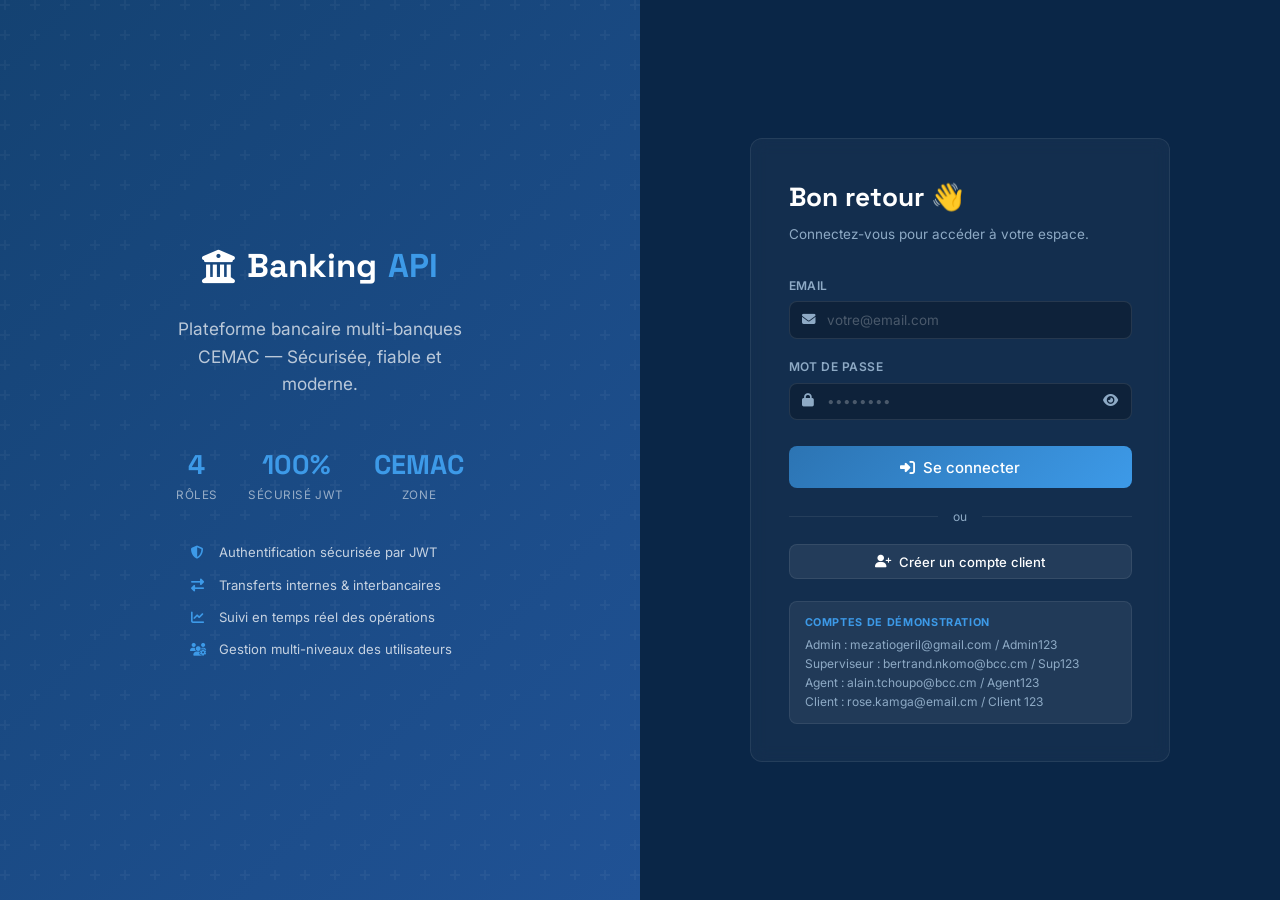
<file: target/classes/static/index.html>
<!DOCTYPE html>
<html lang="fr">
<head>
  <meta charset="UTF-8" />
  <meta name="viewport" content="width=device-width, initial-scale=1.0" />
  <title>Banking API — Connexion</title>
  <link rel="stylesheet" href="https://cdnjs.cloudflare.com/ajax/libs/font-awesome/6.5.0/css/all.min.css" />
  <link rel="stylesheet" href="css/main.css" />
  <style>
    .auth-features { margin-top: 2.5rem; display: flex; flex-direction: column; gap: 0.75rem; position: relative; z-index: 1; }
    .auth-feature  { display: flex; align-items: center; gap: 0.75rem; font-size: 0.875rem; color: rgba(255,255,255,0.75); }
    .auth-feature i { color: var(--cyan); width: 20px; text-align: center; }
    .role-hint { background: rgba(255,255,255,0.06); border: 1px solid var(--border); border-radius: var(--radius-sm); padding: 0.75rem 1rem; margin-top: 1.5rem; font-size: 0.8rem; color: var(--muted); }
    .role-hint strong { color: var(--cyan); display: block; margin-bottom: 0.25rem; font-size: 0.72rem; text-transform: uppercase; letter-spacing: 0.06em; }
  </style>
</head>
<body>
<div id="page-loader" class="page-loader">
  <div class="loader-logo">Banking<span>API</span></div>
  <div class="spinner"></div>
</div>

<div class="auth-wrapper">
  <!-- Brand panel -->
  <div class="auth-brand">
    <div class="auth-brand-logo">
      <i class="fas fa-university"></i>
      Banking<span>API</span>
    </div>
    <p class="auth-brand-tagline">
      Plateforme bancaire multi-banques CEMAC — Sécurisée, fiable et moderne.
    </p>
    <div class="auth-brand-stats">
      <div class="stat"><div class="stat-val">4</div><div class="stat-lbl">Rôles</div></div>
      <div class="stat"><div class="stat-val">100%</div><div class="stat-lbl">Sécurisé JWT</div></div>
      <div class="stat"><div class="stat-val">CEMAC</div><div class="stat-lbl">Zone</div></div>
    </div>
    <div class="auth-features">
      <div class="auth-feature"><i class="fas fa-shield-alt"></i> Authentification sécurisée par JWT</div>
      <div class="auth-feature"><i class="fas fa-exchange-alt"></i> Transferts internes & interbancaires</div>
      <div class="auth-feature"><i class="fas fa-chart-line"></i> Suivi en temps réel des opérations</div>
      <div class="auth-feature"><i class="fas fa-users-cog"></i> Gestion multi-niveaux des utilisateurs</div>
    </div>
  </div>

  <!-- Auth panel -->
  <div class="auth-panel">
    <div class="auth-card">
      <h1>Bon retour 👋</h1>
      <p class="subtitle">Connectez-vous pour accéder à votre espace.</p>

      <div id="login-alert" class="alert alert-danger" style="display:none">
        <i class="fas fa-exclamation-circle"></i>
        <span id="login-alert-msg"></span>
      </div>

      <form id="login-form" novalidate>
        <div class="form-group">
          <label class="form-label">Email</label>
          <div class="input-group">
            <i class="fas fa-envelope input-icon"></i>
            <input type="email" id="login-email" class="form-control"
                   placeholder="votre@email.com" autocomplete="email" required />
          </div>
          <div class="form-error" id="err-email">Email invalide.</div>
        </div>

        <div class="form-group">
          <label class="form-label">Mot de passe</label>
          <div class="input-group">
            <i class="fas fa-lock input-icon"></i>
            <input type="password" id="login-password" class="form-control"
                   placeholder="••••••••" autocomplete="current-password" required />
            <i class="fas fa-eye input-action" id="toggle-pwd"></i>
          </div>
          <div class="form-error" id="err-pwd">Mot de passe requis.</div>
        </div>

        <button type="submit" class="btn btn-primary btn-full btn-lg" id="login-btn" style="margin-top:0.5rem">
          <i class="fas fa-sign-in-alt"></i>
          Se connecter
        </button>
      </form>

      <div class="divider-text">ou</div>

      <button class="btn btn-secondary btn-full" onclick="window.location.href='pages/register.html'">
        <i class="fas fa-user-plus"></i>
        Créer un compte client
      </button>

      <div class="role-hint">
        <strong>Comptes de démonstration</strong>
        Admin : mezatiogeril@gmail.com / Admin123<br>
        Superviseur : bertrand.nkomo@bcc.cm / Sup123<br>
        Agent : alain.tchoupo@bcc.cm / Agent123<br>
        Client : rose.kamga@email.cm / Client 123
      </div>
    </div>
  </div>
</div>

<div id="toast-container" class="toast-container"></div>

<script src="js/api.js"></script>
<script>
  // Redirect if already logged in
  if (Auth.isAuthenticated()) Auth.redirectToDashboard();

  // Toggle password visibility
  document.getElementById('toggle-pwd').addEventListener('click', function() {
    const inp = document.getElementById('login-password');
    const isText = inp.type === 'text';
    inp.type = isText ? 'password' : 'text';
    this.className = `fas ${isText ? 'fa-eye' : 'fa-eye-slash'} input-action`;
  });

  // Form submit
  document.getElementById('login-form').addEventListener('submit', async e => {
    e.preventDefault();
    const email = document.getElementById('login-email').value.trim();
    const password = document.getElementById('login-password').value;
    const alert = document.getElementById('login-alert');
    const alertMsg = document.getElementById('login-alert-msg');
    const btn = document.getElementById('login-btn');

    // Validation
    let valid = true;
    document.querySelectorAll('.form-error').forEach(el => el.classList.remove('show'));
    document.querySelectorAll('.form-control').forEach(el => el.classList.remove('is-invalid'));

    if (!email || !/\S+@\S+\.\S+/.test(email)) {
      document.getElementById('err-email').classList.add('show');
      document.getElementById('login-email').classList.add('is-invalid');
      valid = false;
    }
    if (!password) {
      document.getElementById('err-pwd').classList.add('show');
      document.getElementById('login-password').classList.add('is-invalid');
      valid = false;
    }
    if (!valid) return;

    // Submit
    btn.disabled = true;
    btn.innerHTML = '<span class="spinner spinner-sm"></span> Connexion…';
    alert.style.display = 'none';

    try {
      const data = await API.login(email, password);
      Auth.setSession(data.accessToken, {
        userId: data.userId,
        nomComplet: data.nomComplet,
        email: data.email,
        role: data.role,
      });
      Toast.success(`Bienvenue, ${data.nomComplet} !`);
      setTimeout(() => Auth.redirectToDashboard(), 600);
    } catch (err) {
      alert.style.display = 'flex';
      alertMsg.textContent = getErrorMessage(err);
      btn.disabled = false;
      btn.innerHTML = '<i class="fas fa-sign-in-alt"></i> Se connecter';
    }
  });

  // Enter key
  document.getElementById('login-email').addEventListener('keydown', e => {
    if (e.key === 'Enter') document.getElementById('login-password').focus();
  });
</script>
</body>
</html>
</file>
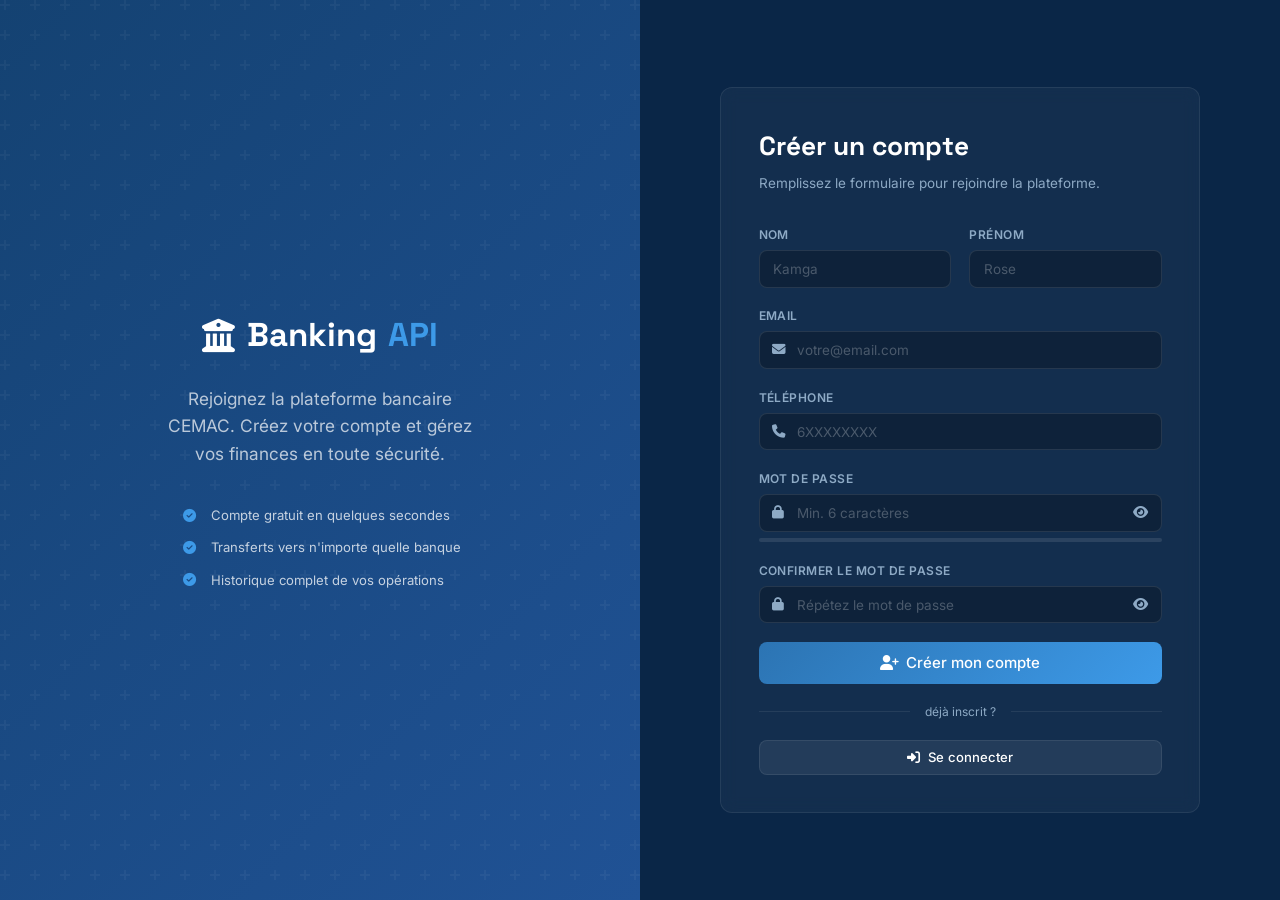
<file: target/classes/static/pages/register.html>
<!DOCTYPE html>
<html lang="fr">
<head>
  <meta charset="UTF-8" />
  <meta name="viewport" content="width=device-width, initial-scale=1.0" />
  <title>Banking API — Inscription</title>
  <link rel="stylesheet" href="https://cdnjs.cloudflare.com/ajax/libs/font-awesome/6.5.0/css/all.min.css" />
  <link rel="stylesheet" href="../css/main.css" />
  <style>
    .auth-card { max-width: 480px; }
    .password-strength { height: 4px; border-radius: 99px; background: rgba(255,255,255,0.1); margin-top: 6px; overflow: hidden; }
    .password-strength-bar { height: 100%; border-radius: 99px; transition: width 0.3s, background 0.3s; width: 0; }
    .strength-weak   { background: var(--danger);  width: 33%; }
    .strength-medium { background: var(--warning); width: 66%; }
    .strength-strong { background: var(--success); width: 100%; }
  </style>
</head>
<body>
<div id="page-loader" class="page-loader">
  <div class="loader-logo">Banking<span>API</span></div>
  <div class="spinner"></div>
</div>

<div class="auth-wrapper">
  <div class="auth-brand">
    <div class="auth-brand-logo"><i class="fas fa-university"></i>Banking<span>API</span></div>
    <p class="auth-brand-tagline">Rejoignez la plateforme bancaire CEMAC. Créez votre compte et gérez vos finances en toute sécurité.</p>
    <div class="auth-features" style="margin-top:2.5rem;display:flex;flex-direction:column;gap:.75rem;position:relative;z-index:1">
      <div style="display:flex;align-items:center;gap:.75rem;font-size:.875rem;color:rgba(255,255,255,.75)">
        <i class="fas fa-check-circle" style="color:var(--cyan);width:20px;text-align:center"></i> Compte gratuit en quelques secondes
      </div>
      <div style="display:flex;align-items:center;gap:.75rem;font-size:.875rem;color:rgba(255,255,255,.75)">
        <i class="fas fa-check-circle" style="color:var(--cyan);width:20px;text-align:center"></i> Transferts vers n'importe quelle banque
      </div>
      <div style="display:flex;align-items:center;gap:.75rem;font-size:.875rem;color:rgba(255,255,255,.75)">
        <i class="fas fa-check-circle" style="color:var(--cyan);width:20px;text-align:center"></i> Historique complet de vos opérations
      </div>
    </div>
  </div>

  <div class="auth-panel">
    <div class="auth-card">
      <h1>Créer un compte</h1>
      <p class="subtitle">Remplissez le formulaire pour rejoindre la plateforme.</p>

      <div id="reg-alert" class="alert alert-danger" style="display:none">
        <i class="fas fa-exclamation-circle"></i>
        <span id="reg-alert-msg"></span>
      </div>

      <form id="register-form" novalidate>
        <div class="grid-2">
          <div class="form-group">
            <label class="form-label">Nom</label>
            <input type="text" id="reg-nom" class="form-control" placeholder="Kamga" required />
            <div class="form-error" id="err-nom">Nom requis.</div>
          </div>
          <div class="form-group">
            <label class="form-label">Prénom</label>
            <input type="text" id="reg-prenom" class="form-control" placeholder="Rose" required />
            <div class="form-error" id="err-prenom">Prénom requis.</div>
          </div>
        </div>

        <div class="form-group">
          <label class="form-label">Email</label>
          <div class="input-group">
            <i class="fas fa-envelope input-icon"></i>
            <input type="email" id="reg-email" class="form-control" placeholder="votre@email.com" required />
          </div>
          <div class="form-error" id="err-reg-email">Email invalide.</div>
        </div>

        <div class="form-group">
          <label class="form-label">Téléphone</label>
          <div class="input-group">
            <i class="fas fa-phone input-icon"></i>
            <input type="tel" id="reg-tel" class="form-control" placeholder="6XXXXXXXX" required />
          </div>
          <div class="form-error" id="err-tel">Téléphone requis.</div>
        </div>

        <div class="form-group">
          <label class="form-label">Mot de passe</label>
          <div class="input-group">
            <i class="fas fa-lock input-icon"></i>
            <input type="password" id="reg-pwd" class="form-control" placeholder="Min. 6 caractères" required id="reg-pwd" />
            <i class="fas fa-eye input-action" id="toggle-pwd1"></i>
          </div>
          <div class="password-strength"><div class="password-strength-bar" id="pwd-bar"></div></div>
          <div class="form-error" id="err-reg-pwd">Mot de passe trop court (min 6 car.).</div>
        </div>

        <div class="form-group">
          <label class="form-label">Confirmer le mot de passe</label>
          <div class="input-group">
            <i class="fas fa-lock input-icon"></i>
            <input type="password" id="reg-pwd2" class="form-control" placeholder="Répétez le mot de passe" required />
            <i class="fas fa-eye input-action" id="toggle-pwd2"></i>
          </div>
          <div class="form-error" id="err-pwd2">Les mots de passe ne correspondent pas.</div>
        </div>

        <button type="submit" class="btn btn-primary btn-full btn-lg" id="reg-btn">
          <i class="fas fa-user-plus"></i> Créer mon compte
        </button>
      </form>

      <div class="divider-text">déjà inscrit ?</div>
      <button class="btn btn-secondary btn-full" onclick="window.location.href='../index.html'">
        <i class="fas fa-sign-in-alt"></i> Se connecter
      </button>
    </div>
  </div>
</div>

<div id="toast-container" class="toast-container"></div>
<script src="../js/api.js"></script>
<script>
  if (Auth.isAuthenticated()) Auth.redirectToDashboard();

  // Toggle passwords
  ['1','2'].forEach(n => {
    document.getElementById(`toggle-pwd${n}`).addEventListener('click', function() {
      const inp = document.getElementById(n === '1' ? 'reg-pwd' : 'reg-pwd2');
      const isText = inp.type === 'text';
      inp.type = isText ? 'password' : 'text';
      this.className = `fas ${isText ? 'fa-eye' : 'fa-eye-slash'} input-action`;
    });
  });

  // Password strength
  document.getElementById('reg-pwd').addEventListener('input', function() {
    const v = this.value;
    const bar = document.getElementById('pwd-bar');
    bar.className = 'password-strength-bar';
    if (v.length === 0) return;
    if (v.length < 6) bar.classList.add('strength-weak');
    else if (v.length < 10 || !/[A-Z]/.test(v) || !/[0-9]/.test(v))
      bar.classList.add('strength-medium');
    else bar.classList.add('strength-strong');
  });

  document.getElementById('register-form').addEventListener('submit', async e => {
    e.preventDefault();
    const fields = {
      nom:    document.getElementById('reg-nom').value.trim(),
      prenom: document.getElementById('reg-prenom').value.trim(),
      email:  document.getElementById('reg-email').value.trim(),
      tel:    document.getElementById('reg-tel').value.trim(),
      pwd:    document.getElementById('reg-pwd').value,
      pwd2:   document.getElementById('reg-pwd2').value,
    };
    const alert = document.getElementById('reg-alert');
    const alertMsg = document.getElementById('reg-alert-msg');
    alert.style.display = 'none';
    document.querySelectorAll('.form-error').forEach(el => el.classList.remove('show'));
    document.querySelectorAll('.form-control').forEach(el => el.classList.remove('is-invalid'));

    let valid = true;
    const required = { nom: 'err-nom', prenom: 'err-prenom', tel: 'err-tel' };
    for (const [k, errId] of Object.entries(required)) {
      if (!fields[k]) {
        document.getElementById(errId).classList.add('show');
        document.getElementById(`reg-${k === 'tel' ? 'tel' : k}`).classList.add('is-invalid');
        valid = false;
      }
    }
    if (!fields.email || !/\S+@\S+\.\S+/.test(fields.email)) {
      document.getElementById('err-reg-email').classList.add('show');
      document.getElementById('reg-email').classList.add('is-invalid');
      valid = false;
    }
    if (!fields.pwd || fields.pwd.length < 6) {
      document.getElementById('err-reg-pwd').classList.add('show');
      document.getElementById('reg-pwd').classList.add('is-invalid');
      valid = false;
    }
    if (fields.pwd !== fields.pwd2) {
      document.getElementById('err-pwd2').classList.add('show');
      document.getElementById('reg-pwd2').classList.add('is-invalid');
      valid = false;
    }
    if (!valid) return;

    const btn = document.getElementById('reg-btn');
    btn.disabled = true;
    btn.innerHTML = '<span class="spinner spinner-sm"></span> Création…';

    try {
      await API.register({
        nom: fields.nom, prenom: fields.prenom,
        email: fields.email, telephone: fields.tel,
        motDePasse: fields.pwd,
      });
      Toast.success('Compte créé avec succès ! Redirection…');
      setTimeout(() => window.location.href = '../index.html', 1500);
    } catch (err) {
      alert.style.display = 'flex';
      alertMsg.textContent = getErrorMessage(err);
      btn.disabled = false;
      btn.innerHTML = '<i class="fas fa-user-plus"></i> Créer mon compte';
    }
  });
</script>
</body>
</html>
</file>
<file: target/classes/static/css/main.css>
/* ============================================================
   BANKING API — CSS PRINCIPAL
   Palette : Bleu nuit #0A2647 · Bleu profond #144272
              Bleu vif #205295 · Accent cyan #2C74B3
   ============================================================ */

@import url('https://fonts.googleapis.com/css2?family=Inter:wght@300;400;500;600;700&family=Space+Grotesk:wght@400;500;600;700&display=swap');

/* ── Variables ─────────────────────────────────────────────── */
:root {
  --navy:      #0A2647;
  --deep:      #144272;
  --mid:       #205295;
  --accent:    #2C74B3;
  --cyan:      #3d9ae8;
  --white:     #FFFFFF;
  --light:     #F0F4F8;
  --muted:     #8EAAC5;
  --border:    rgba(255,255,255,0.08);
  --card-bg:   rgba(255,255,255,0.04);
  --success:   #22c55e;
  --danger:    #ef4444;
  --warning:   #f59e0b;
  --info:      #3b82f6;

  --sidebar-w: 260px;
  --navbar-h:  64px;
  --radius:    12px;
  --radius-sm: 8px;
  --shadow:    0 4px 24px rgba(0,0,0,0.18);
  --shadow-sm: 0 2px 8px rgba(0,0,0,0.12);

  --font-display: 'Space Grotesk', sans-serif;
  --font-body:    'Inter', sans-serif;
  --transition:   0.22s ease;
}

/* ── Reset ─────────────────────────────────────────────────── */
*, *::before, *::after { box-sizing: border-box; margin: 0; padding: 0; }
html { font-size: 15px; scroll-behavior: smooth; }
body {
  font-family: var(--font-body);
  background: var(--navy);
  color: var(--white);
  min-height: 100vh;
  line-height: 1.6;
  overflow-x: hidden;
}
a { color: inherit; text-decoration: none; }
img { display: block; max-width: 100%; }
button, input, select, textarea {
  font-family: var(--font-body);
  font-size: 0.925rem;
}
input:-webkit-autofill {
  -webkit-box-shadow: 0 0 0 1000px var(--deep) inset !important;
  -webkit-text-fill-color: var(--white) !important;
}

/* ── Scrollbar ─────────────────────────────────────────────── */
::-webkit-scrollbar { width: 6px; height: 6px; }
::-webkit-scrollbar-track { background: var(--navy); }
::-webkit-scrollbar-thumb { background: var(--mid); border-radius: 99px; }
::-webkit-scrollbar-thumb:hover { background: var(--accent); }

/* ── Auth Layout ───────────────────────────────────────────── */
.auth-wrapper {
  min-height: 100vh;
  display: grid;
  grid-template-columns: 1fr 1fr;
  background: var(--navy);
}
.auth-brand {
  background: linear-gradient(135deg, var(--deep) 0%, var(--mid) 100%);
  display: flex;
  flex-direction: column;
  align-items: center;
  justify-content: center;
  padding: 3rem;
  position: relative;
  overflow: hidden;
}
.auth-brand::before {
  content: '';
  position: absolute;
  inset: 0;
  background: url("data:image/svg+xml,%3Csvg width='60' height='60' viewBox='0 0 60 60' xmlns='http://www.w3.org/2000/svg'%3E%3Cg fill='none' fill-rule='evenodd'%3E%3Cg fill='%23ffffff' fill-opacity='0.04'%3E%3Cpath d='M36 34v-4h-2v4h-4v2h4v4h2v-4h4v-2h-4zm0-30V0h-2v4h-4v2h4v4h2V6h4V4h-4zM6 34v-4H4v4H0v2h4v4h2v-4h4v-2H6zM6 4V0H4v4H0v2h4v4h2V6h4V4H6z'/%3E%3C/g%3E%3C/g%3E%3C/svg%3E");
}
.auth-brand-logo {
  font-family: var(--font-display);
  font-size: 2.2rem;
  font-weight: 700;
  color: var(--white);
  display: flex;
  align-items: center;
  gap: 0.75rem;
  margin-bottom: 1.5rem;
  position: relative;
  z-index: 1;
}
.auth-brand-logo span { color: var(--cyan); }
.auth-brand-tagline {
  font-size: 1.15rem;
  color: rgba(255,255,255,0.7);
  text-align: center;
  max-width: 320px;
  position: relative;
  z-index: 1;
}
.auth-brand-stats {
  display: flex;
  gap: 2rem;
  margin-top: 3rem;
  position: relative;
  z-index: 1;
}
.auth-brand-stats .stat { text-align: center; }
.auth-brand-stats .stat-val {
  font-family: var(--font-display);
  font-size: 1.8rem;
  font-weight: 700;
  color: var(--cyan);
}
.auth-brand-stats .stat-lbl {
  font-size: 0.78rem;
  color: rgba(255,255,255,0.55);
  letter-spacing: 0.05em;
  text-transform: uppercase;
}
.auth-panel {
  display: flex;
  align-items: center;
  justify-content: center;
  padding: 2rem;
  background: var(--navy);
}
.auth-card {
  background: rgba(255,255,255,0.04);
  border: 1px solid var(--border);
  border-radius: var(--radius);
  padding: 2.5rem;
  width: 100%;
  max-width: 420px;
  backdrop-filter: blur(8px);
}
.auth-card h1 {
  font-family: var(--font-display);
  font-size: 1.75rem;
  font-weight: 700;
  margin-bottom: 0.4rem;
}
.auth-card .subtitle {
  color: var(--muted);
  font-size: 0.9rem;
  margin-bottom: 2rem;
}

/* ── App Layout ────────────────────────────────────────────── */
.app-layout {
  display: flex;
  min-height: 100vh;
}

/* ── Sidebar ───────────────────────────────────────────────── */
.sidebar {
  width: var(--sidebar-w);
  background: linear-gradient(180deg, var(--deep) 0%, #0e1e38 100%);
  border-right: 1px solid var(--border);
  display: flex;
  flex-direction: column;
  position: fixed;
  top: 0; left: 0; bottom: 0;
  z-index: 100;
  transition: transform var(--transition);
}
.sidebar-logo {
  padding: 1.4rem 1.5rem;
  border-bottom: 1px solid var(--border);
  display: flex;
  align-items: center;
  gap: 0.65rem;
}
.sidebar-logo .logo-icon {
  width: 36px; height: 36px;
  background: linear-gradient(135deg, var(--accent), var(--cyan));
  border-radius: var(--radius-sm);
  display: flex; align-items: center; justify-content: center;
  font-size: 1rem; color: white; flex-shrink: 0;
}
.sidebar-logo .logo-text {
  font-family: var(--font-display);
  font-weight: 700;
  font-size: 1.05rem;
  line-height: 1.2;
}
.sidebar-logo .logo-text small {
  display: block;
  font-size: 0.68rem;
  font-weight: 400;
  color: var(--muted);
  letter-spacing: 0.06em;
  text-transform: uppercase;
}
.sidebar-user {
  padding: 1rem 1.5rem;
  border-bottom: 1px solid var(--border);
  display: flex;
  align-items: center;
  gap: 0.75rem;
}
.sidebar-user .avatar {
  width: 38px; height: 38px;
  background: linear-gradient(135deg, var(--mid), var(--accent));
  border-radius: 50%;
  display: flex; align-items: center; justify-content: center;
  font-weight: 600; font-size: 0.85rem;
  flex-shrink: 0;
}
.sidebar-user .user-info .name {
  font-size: 0.875rem;
  font-weight: 600;
  white-space: nowrap;
  overflow: hidden;
  text-overflow: ellipsis;
  max-width: 160px;
}
.sidebar-user .user-info .role-badge {
  display: inline-block;
  font-size: 0.65rem;
  font-weight: 600;
  padding: 1px 7px;
  border-radius: 99px;
  text-transform: uppercase;
  letter-spacing: 0.06em;
  margin-top: 2px;
}
.role-badge.admin    { background: rgba(239,68,68,0.2);   color: #f87171; }
.role-badge.superviseur { background: rgba(245,158,11,0.2); color: #fbbf24; }
.role-badge.agent    { background: rgba(59,130,246,0.2);  color: #60a5fa; }
.role-badge.client   { background: rgba(34,197,94,0.2);   color: #4ade80; }

.sidebar-nav {
  flex: 1;
  overflow-y: auto;
  padding: 1rem 0;
}
.sidebar-section-label {
  padding: 0.5rem 1.5rem 0.25rem;
  font-size: 0.65rem;
  font-weight: 600;
  letter-spacing: 0.1em;
  text-transform: uppercase;
  color: var(--muted);
}
.nav-item {
  display: flex;
  align-items: center;
  gap: 0.75rem;
  padding: 0.65rem 1.5rem;
  cursor: pointer;
  border-radius: 0;
  transition: all var(--transition);
  position: relative;
  font-size: 0.9rem;
  font-weight: 500;
  color: rgba(255,255,255,0.65);
  border-left: 3px solid transparent;
  user-select: none;
}
.nav-item:hover {
  background: rgba(255,255,255,0.05);
  color: var(--white);
}
.nav-item.active {
  background: rgba(44,116,179,0.18);
  color: var(--cyan);
  border-left-color: var(--cyan);
}
.nav-item i { width: 18px; text-align: center; font-size: 0.95rem; }
.nav-item .badge-count {
  margin-left: auto;
  background: var(--accent);
  color: white;
  font-size: 0.65rem;
  font-weight: 700;
  padding: 1px 7px;
  border-radius: 99px;
}
.sidebar-footer {
  padding: 1rem 1.5rem;
  border-top: 1px solid var(--border);
}
.btn-logout {
  display: flex;
  align-items: center;
  gap: 0.65rem;
  width: 100%;
  padding: 0.6rem 0.75rem;
  background: rgba(239,68,68,0.1);
  border: 1px solid rgba(239,68,68,0.2);
  border-radius: var(--radius-sm);
  color: #f87171;
  cursor: pointer;
  font-size: 0.875rem;
  font-weight: 500;
  transition: all var(--transition);
}
.btn-logout:hover { background: rgba(239,68,68,0.2); }

/* ── Main Content ──────────────────────────────────────────── */
.main-content {
  margin-left: var(--sidebar-w);
  flex: 1;
  display: flex;
  flex-direction: column;
  min-height: 100vh;
}

/* ── Topbar ────────────────────────────────────────────────── */
.topbar {
  height: var(--navbar-h);
  background: rgba(10,38,71,0.95);
  border-bottom: 1px solid var(--border);
  backdrop-filter: blur(8px);
  position: sticky;
  top: 0;
  z-index: 50;
  display: flex;
  align-items: center;
  justify-content: space-between;
  padding: 0 2rem;
}
.topbar-left { display: flex; align-items: center; gap: 1rem; }
.topbar-left h2 {
  font-family: var(--font-display);
  font-size: 1.2rem;
  font-weight: 600;
}
.breadcrumb {
  display: flex;
  align-items: center;
  gap: 0.4rem;
  font-size: 0.8rem;
  color: var(--muted);
}
.breadcrumb .sep { color: var(--border); }
.topbar-right { display: flex; align-items: center; gap: 0.75rem; }
.btn-icon {
  width: 36px; height: 36px;
  background: rgba(255,255,255,0.05);
  border: 1px solid var(--border);
  border-radius: var(--radius-sm);
  display: flex; align-items: center; justify-content: center;
  cursor: pointer;
  color: var(--muted);
  transition: all var(--transition);
  position: relative;
}
.btn-icon:hover { background: rgba(255,255,255,0.1); color: var(--white); }
.notif-dot {
  position: absolute;
  top: 6px; right: 6px;
  width: 7px; height: 7px;
  background: var(--cyan);
  border-radius: 50%;
  border: 1.5px solid var(--navy);
}

/* ── Page body ─────────────────────────────────────────────── */
.page-body {
  padding: 2rem;
  flex: 1;
}

/* ── Stats Cards ───────────────────────────────────────────── */
.stats-grid {
  display: grid;
  grid-template-columns: repeat(auto-fit, minmax(200px, 1fr));
  gap: 1.25rem;
  margin-bottom: 2rem;
}
.stat-card {
  background: rgba(255,255,255,0.04);
  border: 1px solid var(--border);
  border-radius: var(--radius);
  padding: 1.4rem 1.5rem;
  display: flex;
  align-items: center;
  gap: 1rem;
  transition: all var(--transition);
  cursor: default;
}
.stat-card:hover {
  background: rgba(255,255,255,0.07);
  border-color: rgba(44,116,179,0.3);
  transform: translateY(-2px);
}
.stat-icon {
  width: 48px; height: 48px;
  border-radius: var(--radius-sm);
  display: flex; align-items: center; justify-content: center;
  font-size: 1.2rem;
  flex-shrink: 0;
}
.stat-icon.blue   { background: rgba(44,116,179,0.2); color: var(--cyan); }
.stat-icon.green  { background: rgba(34,197,94,0.2);  color: var(--success); }
.stat-icon.orange { background: rgba(245,158,11,0.2); color: var(--warning); }
.stat-icon.red    { background: rgba(239,68,68,0.2);  color: var(--danger); }
.stat-icon.purple { background: rgba(168,85,247,0.2); color: #c084fc; }
.stat-label { font-size: 0.78rem; color: var(--muted); margin-bottom: 3px; font-weight: 500; }
.stat-value {
  font-family: var(--font-display);
  font-size: 1.5rem;
  font-weight: 700;
  line-height: 1;
}
.stat-sub { font-size: 0.75rem; color: var(--success); margin-top: 3px; }

/* ── Cards ─────────────────────────────────────────────────── */
.card {
  background: rgba(255,255,255,0.04);
  border: 1px solid var(--border);
  border-radius: var(--radius);
  overflow: hidden;
}
.card-header {
  padding: 1.25rem 1.5rem;
  border-bottom: 1px solid var(--border);
  display: flex;
  align-items: center;
  justify-content: space-between;
  gap: 1rem;
}
.card-title {
  font-family: var(--font-display);
  font-size: 1rem;
  font-weight: 600;
  display: flex;
  align-items: center;
  gap: 0.5rem;
}
.card-title i { color: var(--cyan); }
.card-body { padding: 1.5rem; }
.card-footer {
  padding: 1rem 1.5rem;
  border-top: 1px solid var(--border);
  background: rgba(0,0,0,0.1);
}

/* ── Tables ────────────────────────────────────────────────── */
.table-wrap { overflow-x: auto; }
table { width: 100%; border-collapse: collapse; font-size: 0.875rem; }
thead tr {
  background: rgba(0,0,0,0.2);
  border-bottom: 1px solid var(--border);
}
thead th {
  padding: 0.875rem 1rem;
  text-align: left;
  font-size: 0.72rem;
  font-weight: 600;
  letter-spacing: 0.07em;
  text-transform: uppercase;
  color: var(--muted);
  white-space: nowrap;
}
tbody tr {
  border-bottom: 1px solid var(--border);
  transition: background var(--transition);
}
tbody tr:last-child { border-bottom: none; }
tbody tr:hover { background: rgba(255,255,255,0.03); }
td {
  padding: 0.875rem 1rem;
  color: rgba(255,255,255,0.85);
  white-space: nowrap;
}
.td-mono { font-family: 'Space Grotesk', monospace; font-size: 0.82rem; color: var(--cyan); }
.empty-row td {
  text-align: center;
  padding: 3rem;
  color: var(--muted);
}
.empty-row td i { font-size: 2rem; display: block; margin-bottom: 0.5rem; }

/* ── Badges ────────────────────────────────────────────────── */
.badge {
  display: inline-flex;
  align-items: center;
  gap: 0.3rem;
  padding: 3px 10px;
  border-radius: 99px;
  font-size: 0.72rem;
  font-weight: 600;
  letter-spacing: 0.03em;
}
.badge-success { background: rgba(34,197,94,0.15);  color: #4ade80; }
.badge-danger  { background: rgba(239,68,68,0.15);  color: #f87171; }
.badge-warning { background: rgba(245,158,11,0.15); color: #fbbf24; }
.badge-info    { background: rgba(59,130,246,0.15); color: #60a5fa; }
.badge-muted   { background: rgba(255,255,255,0.08); color: var(--muted); }
.badge-depot   { background: rgba(34,197,94,0.15);  color: #4ade80; }
.badge-retrait { background: rgba(239,68,68,0.15);  color: #f87171; }
.badge-transfert { background: rgba(59,130,246,0.15); color: #60a5fa; }
.badge-admin-op  { background: rgba(168,85,247,0.15); color: #c084fc; }
.badge-appro     { background: rgba(245,158,11,0.15); color: #fbbf24; }

/* ── Buttons ───────────────────────────────────────────────── */
.btn {
  display: inline-flex;
  align-items: center;
  gap: 0.5rem;
  padding: 0.55rem 1.25rem;
  border-radius: var(--radius-sm);
  font-size: 0.875rem;
  font-weight: 500;
  cursor: pointer;
  border: none;
  transition: all var(--transition);
  white-space: nowrap;
}
.btn:disabled { opacity: 0.5; cursor: not-allowed; }
.btn-primary {
  background: linear-gradient(135deg, var(--accent), var(--cyan));
  color: white;
}
.btn-primary:hover:not(:disabled) {
  opacity: 0.9;
  transform: translateY(-1px);
  box-shadow: 0 4px 16px rgba(44,116,179,0.35);
}
.btn-secondary {
  background: rgba(255,255,255,0.07);
  color: var(--white);
  border: 1px solid var(--border);
}
.btn-secondary:hover:not(:disabled) { background: rgba(255,255,255,0.12); }
.btn-danger {
  background: rgba(239,68,68,0.15);
  color: #f87171;
  border: 1px solid rgba(239,68,68,0.25);
}
.btn-danger:hover:not(:disabled) { background: rgba(239,68,68,0.25); }
.btn-success {
  background: rgba(34,197,94,0.15);
  color: #4ade80;
  border: 1px solid rgba(34,197,94,0.25);
}
.btn-success:hover:not(:disabled) { background: rgba(34,197,94,0.25); }
.btn-warning {
  background: rgba(245,158,11,0.15);
  color: #fbbf24;
  border: 1px solid rgba(245,158,11,0.25);
}
.btn-warning:hover:not(:disabled) { background: rgba(245,158,11,0.25); }
.btn-sm { padding: 0.35rem 0.85rem; font-size: 0.8rem; }
.btn-lg { padding: 0.75rem 1.75rem; font-size: 1rem; }
.btn-full { width: 100%; justify-content: center; }

/* ── Forms ─────────────────────────────────────────────────── */
.form-group { margin-bottom: 1.25rem; }
.form-label {
  display: block;
  font-size: 0.8rem;
  font-weight: 600;
  color: var(--muted);
  margin-bottom: 0.4rem;
  letter-spacing: 0.04em;
  text-transform: uppercase;
}
.form-control {
  width: 100%;
  background: rgba(0,0,0,0.25);
  border: 1px solid rgba(255,255,255,0.1);
  border-radius: var(--radius-sm);
  color: var(--white);
  padding: 0.65rem 0.875rem;
  font-size: 0.9rem;
  transition: all var(--transition);
  outline: none;
}
.form-control:focus {
  border-color: var(--accent);
  background: rgba(0,0,0,0.35);
  box-shadow: 0 0 0 3px rgba(44,116,179,0.15);
}
.form-control::placeholder { color: rgba(255,255,255,0.25); }
.form-control.is-invalid { border-color: var(--danger); }
.form-hint { font-size: 0.78rem; color: var(--muted); margin-top: 0.3rem; }
.form-error { font-size: 0.78rem; color: #f87171; margin-top: 0.3rem; display: none; }
.form-error.show { display: block; }
.input-group { position: relative; }
.input-group .form-control { padding-left: 2.5rem; }
.input-group .input-icon {
  position: absolute;
  left: 0.875rem;
  top: 50%;
  transform: translateY(-50%);
  color: var(--muted);
  font-size: 0.9rem;
  pointer-events: none;
}
.input-group .input-action {
  position: absolute;
  right: 0.875rem;
  top: 50%;
  transform: translateY(-50%);
  color: var(--muted);
  cursor: pointer;
  font-size: 0.9rem;
  transition: color var(--transition);
}
.input-group .input-action:hover { color: var(--white); }
select.form-control option {
  background: var(--deep);
  color: var(--white);
}

/* ── Calc Preview ──────────────────────────────────────────── */
.calc-preview {
  background: rgba(44,116,179,0.1);
  border: 1px solid rgba(44,116,179,0.2);
  border-radius: var(--radius-sm);
  padding: 1rem 1.25rem;
  margin-top: 1rem;
  display: none;
}
.calc-preview.visible { display: block; }
.calc-row {
  display: flex;
  justify-content: space-between;
  align-items: center;
  padding: 0.3rem 0;
  font-size: 0.875rem;
}
.calc-row.total {
  border-top: 1px solid rgba(255,255,255,0.1);
  margin-top: 0.3rem;
  padding-top: 0.6rem;
  font-weight: 700;
  font-size: 1rem;
}
.calc-row .lbl { color: var(--muted); }
.calc-row .val { font-family: var(--font-display); color: var(--white); }
.calc-row.total .val { color: var(--cyan); }

/* ── Modal ─────────────────────────────────────────────────── */
.modal-overlay {
  position: fixed;
  inset: 0;
  background: rgba(0,0,0,0.65);
  backdrop-filter: blur(4px);
  z-index: 200;
  display: flex;
  align-items: center;
  justify-content: center;
  padding: 1rem;
  opacity: 0;
  pointer-events: none;
  transition: opacity var(--transition);
}
.modal-overlay.open { opacity: 1; pointer-events: all; }
.modal {
  background: var(--deep);
  border: 1px solid var(--border);
  border-radius: var(--radius);
  width: 100%;
  max-width: 500px;
  max-height: 90vh;
  overflow-y: auto;
  transform: translateY(16px);
  transition: transform var(--transition);
}
.modal-overlay.open .modal { transform: translateY(0); }
.modal-header {
  padding: 1.25rem 1.5rem;
  border-bottom: 1px solid var(--border);
  display: flex;
  align-items: center;
  justify-content: space-between;
}
.modal-title {
  font-family: var(--font-display);
  font-size: 1.05rem;
  font-weight: 600;
  display: flex;
  align-items: center;
  gap: 0.5rem;
}
.modal-title i { color: var(--cyan); }
.modal-close {
  width: 30px; height: 30px;
  background: rgba(255,255,255,0.06);
  border: none;
  border-radius: 6px;
  color: var(--muted);
  cursor: pointer;
  display: flex; align-items: center; justify-content: center;
  transition: all var(--transition);
  font-size: 0.9rem;
}
.modal-close:hover { background: rgba(255,255,255,0.12); color: var(--white); }
.modal-body { padding: 1.5rem; }
.modal-footer {
  padding: 1rem 1.5rem;
  border-top: 1px solid var(--border);
  display: flex;
  justify-content: flex-end;
  gap: 0.75rem;
}

/* ── Toast ─────────────────────────────────────────────────── */
.toast-container {
  position: fixed;
  top: 1.25rem;
  right: 1.25rem;
  z-index: 1000;
  display: flex;
  flex-direction: column;
  gap: 0.5rem;
  max-width: 360px;
}
.toast {
  background: var(--deep);
  border: 1px solid var(--border);
  border-radius: var(--radius-sm);
  padding: 0.875rem 1.25rem;
  display: flex;
  align-items: flex-start;
  gap: 0.75rem;
  box-shadow: var(--shadow);
  animation: toastIn 0.3s ease forwards;
  border-left: 3px solid;
}
.toast.success { border-left-color: var(--success); }
.toast.error   { border-left-color: var(--danger); }
.toast.warning { border-left-color: var(--warning); }
.toast.info    { border-left-color: var(--info); }
.toast-icon { font-size: 1rem; margin-top: 1px; flex-shrink: 0; }
.toast.success .toast-icon { color: var(--success); }
.toast.error   .toast-icon { color: var(--danger); }
.toast.warning .toast-icon { color: var(--warning); }
.toast.info    .toast-icon { color: var(--info); }
.toast-message { font-size: 0.875rem; line-height: 1.4; }
.toast-close {
  margin-left: auto;
  background: none;
  border: none;
  color: var(--muted);
  cursor: pointer;
  font-size: 0.8rem;
  padding: 0;
  flex-shrink: 0;
}
@keyframes toastIn {
  from { opacity: 0; transform: translateX(20px); }
  to   { opacity: 1; transform: translateX(0); }
}
@keyframes toastOut {
  from { opacity: 1; transform: translateX(0); }
  to   { opacity: 0; transform: translateX(20px); }
}
.toast.removing { animation: toastOut 0.25s ease forwards; }

/* ── Loader ────────────────────────────────────────────────── */
.page-loader {
  position: fixed;
  inset: 0;
  background: var(--navy);
  z-index: 9999;
  display: flex;
  flex-direction: column;
  align-items: center;
  justify-content: center;
  gap: 1rem;
  transition: opacity 0.4s ease;
}
.page-loader.hidden { opacity: 0; pointer-events: none; }
.loader-logo {
  font-family: var(--font-display);
  font-size: 1.5rem;
  font-weight: 700;
  color: var(--white);
}
.loader-logo span { color: var(--cyan); }
.spinner {
  width: 40px; height: 40px;
  border: 3px solid rgba(255,255,255,0.1);
  border-top-color: var(--cyan);
  border-radius: 50%;
  animation: spin 0.7s linear infinite;
}
.spinner-sm {
  width: 18px; height: 18px;
  border-width: 2px;
  display: inline-block;
}
@keyframes spin { to { transform: rotate(360deg); } }

/* ── Pagination ────────────────────────────────────────────── */
.pagination {
  display: flex;
  align-items: center;
  gap: 0.35rem;
  justify-content: center;
  padding: 1rem 0 0;
}
.page-btn {
  width: 34px; height: 34px;
  background: rgba(255,255,255,0.05);
  border: 1px solid var(--border);
  border-radius: 6px;
  color: var(--muted);
  cursor: pointer;
  display: flex; align-items: center; justify-content: center;
  font-size: 0.82rem;
  transition: all var(--transition);
}
.page-btn:hover { background: rgba(255,255,255,0.1); color: var(--white); }
.page-btn.active { background: var(--accent); border-color: var(--accent); color: white; }
.page-btn:disabled { opacity: 0.35; cursor: default; }

/* ── Search bar ────────────────────────────────────────────── */
.search-bar {
  position: relative;
  flex: 1;
  max-width: 280px;
}
.search-bar input {
  width: 100%;
  background: rgba(0,0,0,0.2);
  border: 1px solid var(--border);
  border-radius: var(--radius-sm);
  color: var(--white);
  padding: 0.5rem 0.875rem 0.5rem 2.25rem;
  font-size: 0.85rem;
  outline: none;
  transition: all var(--transition);
}
.search-bar input:focus { border-color: var(--accent); }
.search-bar input::placeholder { color: rgba(255,255,255,0.25); }
.search-bar i {
  position: absolute;
  left: 0.75rem;
  top: 50%;
  transform: translateY(-50%);
  color: var(--muted);
  font-size: 0.85rem;
  pointer-events: none;
}

/* ── Divider ───────────────────────────────────────────────── */
.divider {
  height: 1px;
  background: var(--border);
  margin: 1.5rem 0;
}
.divider-text {
  display: flex;
  align-items: center;
  gap: 1rem;
  margin: 1.25rem 0;
  color: var(--muted);
  font-size: 0.8rem;
}
.divider-text::before, .divider-text::after {
  content: '';
  flex: 1;
  height: 1px;
  background: var(--border);
}

/* ── Balance card ──────────────────────────────────────────── */
.balance-card {
  background: linear-gradient(135deg, var(--deep) 0%, var(--mid) 100%);
  border-radius: var(--radius);
  padding: 1.75rem;
  position: relative;
  overflow: hidden;
  border: 1px solid rgba(255,255,255,0.1);
}
.balance-card::after {
  content: '';
  position: absolute;
  right: -30px; top: -30px;
  width: 160px; height: 160px;
  background: rgba(255,255,255,0.05);
  border-radius: 50%;
}
.balance-label { font-size: 0.78rem; color: rgba(255,255,255,0.6); text-transform: uppercase; letter-spacing: 0.08em; margin-bottom: 0.4rem; }
.balance-amount {
  font-family: var(--font-display);
  font-size: 2.2rem;
  font-weight: 700;
  margin-bottom: 0.25rem;
}
.balance-account { font-size: 0.82rem; color: rgba(255,255,255,0.55); font-family: monospace; }
.balance-status {
  position: absolute;
  top: 1.25rem; right: 1.25rem;
  font-size: 0.72rem;
  background: rgba(34,197,94,0.2);
  color: #4ade80;
  padding: 3px 10px;
  border-radius: 99px;
  font-weight: 600;
}

/* ── Section headers ───────────────────────────────────────── */
.section-header {
  display: flex;
  align-items: center;
  justify-content: space-between;
  margin-bottom: 1.25rem;
  gap: 1rem;
  flex-wrap: wrap;
}
.section-title {
  font-family: var(--font-display);
  font-size: 1.05rem;
  font-weight: 600;
}
.section-actions {
  display: flex;
  align-items: center;
  gap: 0.65rem;
  flex-wrap: wrap;
}

/* ── Alert ─────────────────────────────────────────────────── */
.alert {
  padding: 0.875rem 1.25rem;
  border-radius: var(--radius-sm);
  font-size: 0.875rem;
  display: flex;
  align-items: flex-start;
  gap: 0.65rem;
  margin-bottom: 1.25rem;
}
.alert-danger  { background: rgba(239,68,68,0.1);  border: 1px solid rgba(239,68,68,0.2);  color: #f87171; }
.alert-success { background: rgba(34,197,94,0.1);  border: 1px solid rgba(34,197,94,0.2);  color: #4ade80; }
.alert-info    { background: rgba(59,130,246,0.1); border: 1px solid rgba(59,130,246,0.2); color: #60a5fa; }
.alert i { flex-shrink: 0; margin-top: 1px; }

/* ── Grid helpers ──────────────────────────────────────────── */
.grid-2 { display: grid; grid-template-columns: 1fr 1fr; gap: 1.25rem; }
.grid-3 { display: grid; grid-template-columns: repeat(3, 1fr); gap: 1.25rem; }
.flex-between { display: flex; align-items: center; justify-content: space-between; }
.flex-center  { display: flex; align-items: center; justify-content: center; }
.gap-1 { gap: 0.5rem; }
.gap-2 { gap: 1rem; }
.mt-1  { margin-top: 0.5rem; }
.mt-2  { margin-top: 1rem; }
.text-muted { color: var(--muted); }
.text-sm  { font-size: 0.82rem; }
.text-cyan { color: var(--cyan); }

/* ── Sidebar toggle (mobile) ───────────────────────────────── */
.sidebar-toggle {
  display: none;
  background: none;
  border: none;
  color: var(--white);
  font-size: 1.25rem;
  cursor: pointer;
  padding: 0.25rem;
}
.sidebar-overlay {
  display: none;
  position: fixed;
  inset: 0;
  background: rgba(0,0,0,0.5);
  z-index: 99;
}

/* ── Responsive ────────────────────────────────────────────── */
@media (max-width: 1024px) {
  .grid-3 { grid-template-columns: repeat(2, 1fr); }
}
@media (max-width: 768px) {
  .auth-wrapper { grid-template-columns: 1fr; }
  .auth-brand { display: none; }
  .sidebar { transform: translateX(-100%); }
  .sidebar.open { transform: translateX(0); }
  .sidebar-overlay { display: none; }
  .sidebar-toggle { display: block; }
  .main-content { margin-left: 0; }
  .page-body { padding: 1.25rem; }
  .grid-2 { grid-template-columns: 1fr; }
  .grid-3 { grid-template-columns: 1fr; }
  .stats-grid { grid-template-columns: repeat(2, 1fr); }
  .section-header { flex-direction: column; align-items: flex-start; }
  .topbar { padding: 0 1.25rem; }
}
@media (max-width: 480px) {
  .stats-grid { grid-template-columns: 1fr; }
  .auth-card { padding: 1.75rem 1.25rem; }
}
@media (prefers-reduced-motion: reduce) {
  *, *::before, *::after { animation-duration: 0.01ms !important; transition-duration: 0.01ms !important; }
}
</file>
